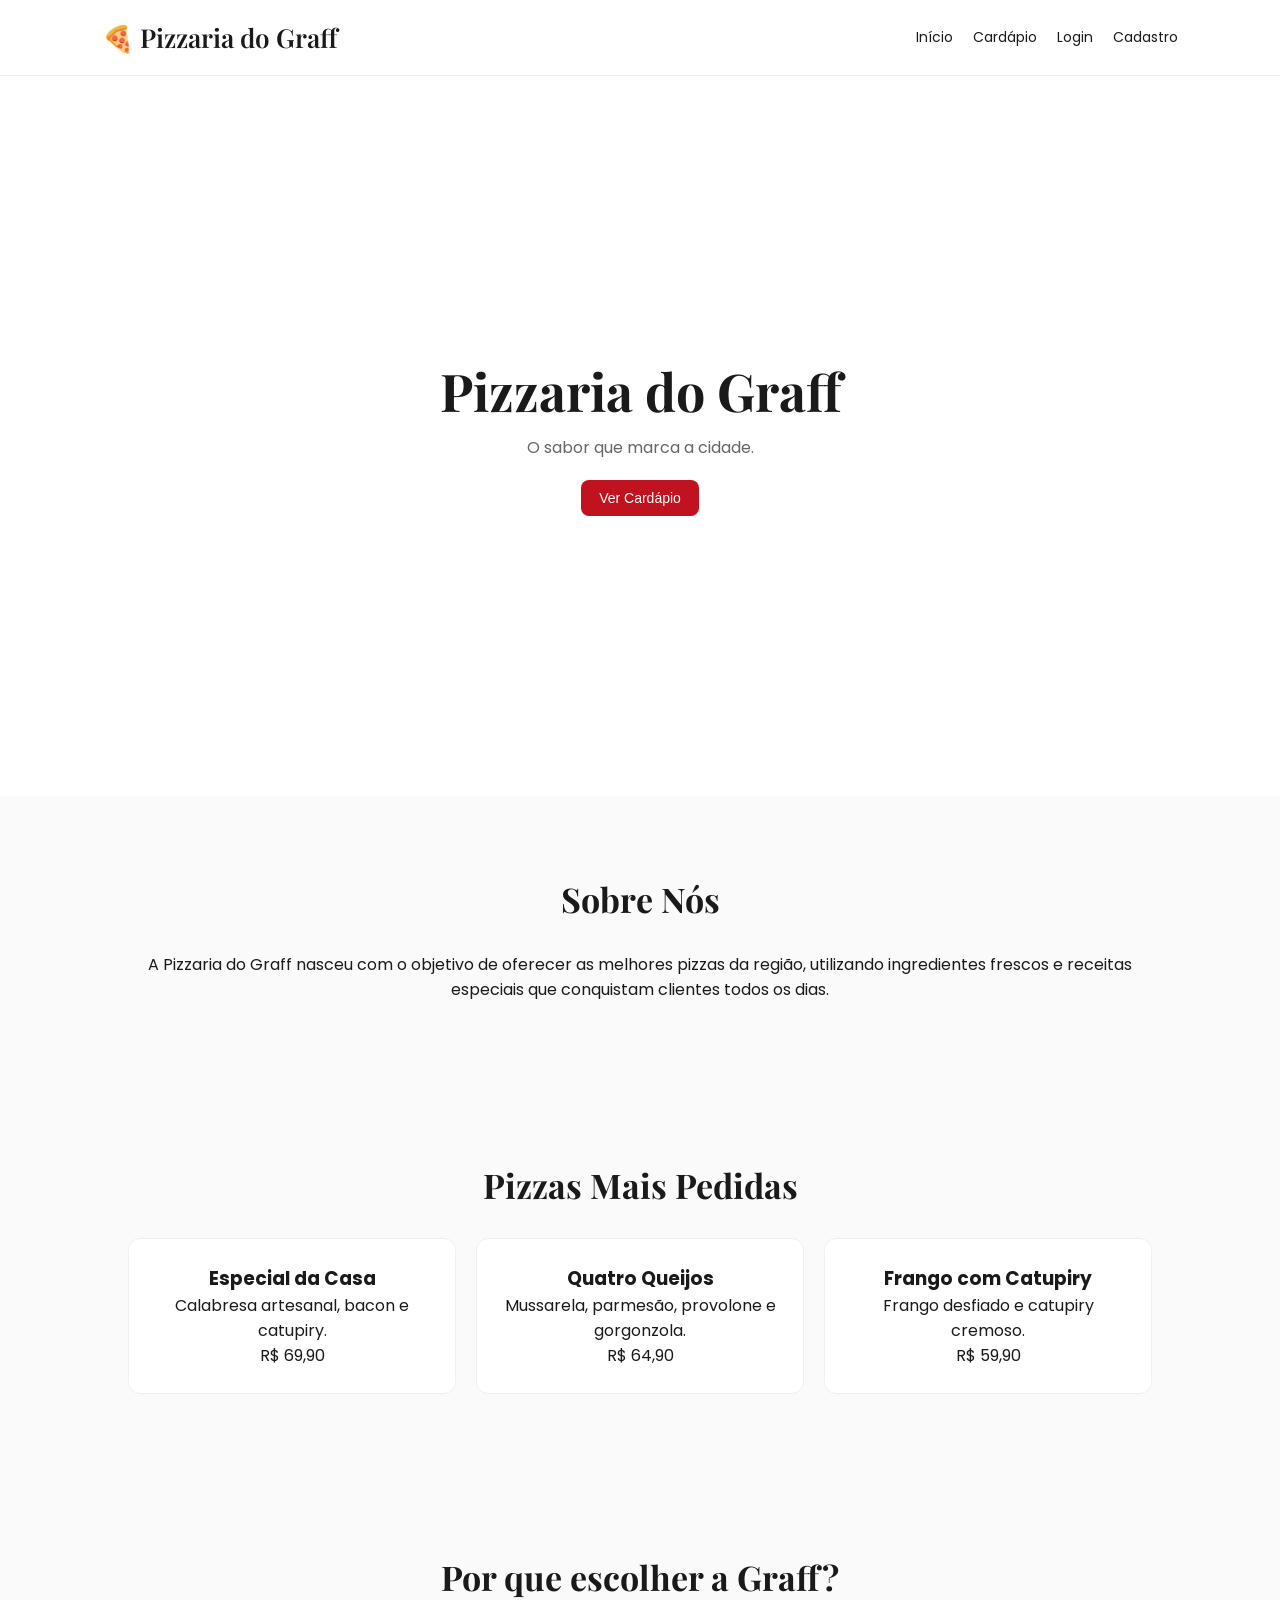
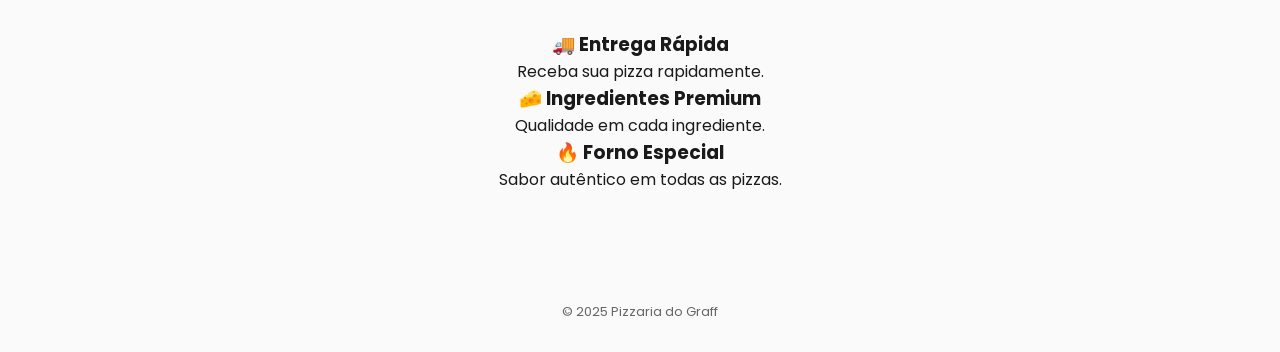
<file: index.html>
<!DOCTYPE html>
<html lang="pt-BR">
<head>
<meta charset="UTF-8">
<meta name="viewport" content="width=device-width, initial-scale=1.0">

<title>Pizzaria do Graff</title>

<link rel="stylesheet" href="css/global.css">
<link rel="stylesheet" href="css/home.css">

<link rel="preconnect" href="https://fonts.googleapis.com">
<link href="https://fonts.googleapis.com/css2?family=Poppins:wght@300;400;500;600;700&display=swap" rel="stylesheet">

<link rel="preconnect" href="https://fonts.googleapis.com">
<link rel="preconnect" href="https://fonts.gstatic.com" crossorigin>

<link href="https://fonts.googleapis.com/css2?family=Playfair+Display:wght@500;600;700&family=Poppins:wght@300;400;500;600&display=swap" rel="stylesheet">

</head>
<body>

<header>

<div class="logo">
🍕 Pizzaria do Graff
</div>

<nav>

<a href="index.html">Início</a>

<a href="cardapio.html">Cardápio</a>

<a href="login.html">Login</a>

<a href="cadastro.html">Cadastro</a>

</nav>

</header>

<section class="hero">

<div class="overlay">

<h1>Pizzaria do Graff</h1>

<p>
O sabor que marca a cidade.
</p>

<a href="cardapio.html">
<button>
Ver Cardápio
</button>
</a>

</div>

</section>

<section class="sobre">

<h2>Sobre Nós</h2>

<p>

A Pizzaria do Graff nasceu com o objetivo de oferecer
as melhores pizzas da região, utilizando ingredientes
frescos e receitas especiais que conquistam clientes
todos os dias.

</p>

</section>

<section class="destaques">

<h2>Pizzas Mais Pedidas</h2>

<div class="cards">

<div class="card">

<h3>Especial da Casa</h3>

<p>
Calabresa artesanal, bacon e catupiry.
</p>

<span>R$ 69,90</span>

</div>

<div class="card">

<h3>Quatro Queijos</h3>

<p>
Mussarela, parmesão, provolone e gorgonzola.
</p>

<span>R$ 64,90</span>

</div>

<div class="card">

<h3>Frango com Catupiry</h3>

<p>
Frango desfiado e catupiry cremoso.
</p>

<span>R$ 59,90</span>

</div>

</div>

</section>

<section class="beneficios">

<h2>Por que escolher a Graff?</h2>

<div class="beneficios-grid">

<div>

<h3>🚚 Entrega Rápida</h3>

<p>Receba sua pizza rapidamente.</p>

</div>

<div>

<h3>🧀 Ingredientes Premium</h3>

<p>Qualidade em cada ingrediente.</p>

</div>

<div>

<h3>🔥 Forno Especial</h3>

<p>Sabor autêntico em todas as pizzas.</p>

</div>

</div>

</section>

<footer>

<p>
© 2025 Pizzaria do Graff
</p>

</footer>

<script src="js/main.js"></script>

</body>
</html>
</file>
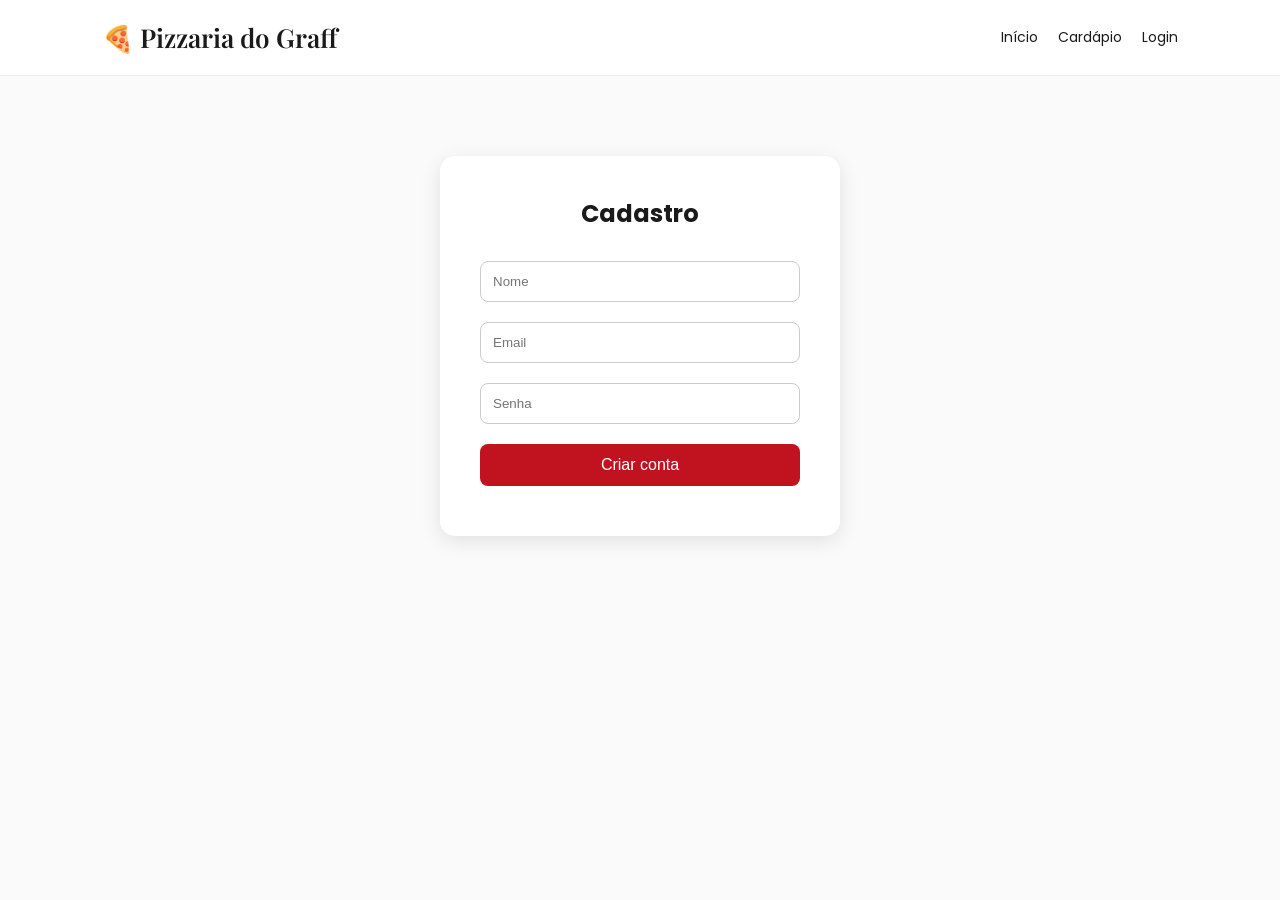
<file: cadastro.html>
<!DOCTYPE html>
<html lang="pt-BR">
<head>
<meta charset="UTF-8">
<meta name="viewport" content="width=device-width, initial-scale=1.0">

<title>Cadastro - Pizzaria do Graff</title>

<link rel="stylesheet" href="css/global.css">
<link rel="stylesheet" href="css/auth.css">

<link rel="preconnect" href="https://fonts.googleapis.com">
<link rel="preconnect" href="https://fonts.gstatic.com" crossorigin>

<link href="https://fonts.googleapis.com/css2?family=Playfair+Display:wght@500;600;700&family=Poppins:wght@300;400;500;600&display=swap" rel="stylesheet">

</head>
<body>

<header>
<div class="logo">🍕 Pizzaria do Graff</div>

<nav>
<a href="index.html">Início</a>
<a href="cardapio.html">Cardápio</a>
<a href="login.html">Login</a>
</nav>
</header>

<section class="auth">

<h2>Cadastro</h2>

<input type="text" id="nome" placeholder="Nome">
<input type="email" id="email" placeholder="Email">
<input type="password" id="senha" placeholder="Senha">

<button onclick="registrar()">Criar conta</button>

<p id="cadMsg"></p>

</section>

<script src="js/auth.js"></script>

</body>
</html>
</file>
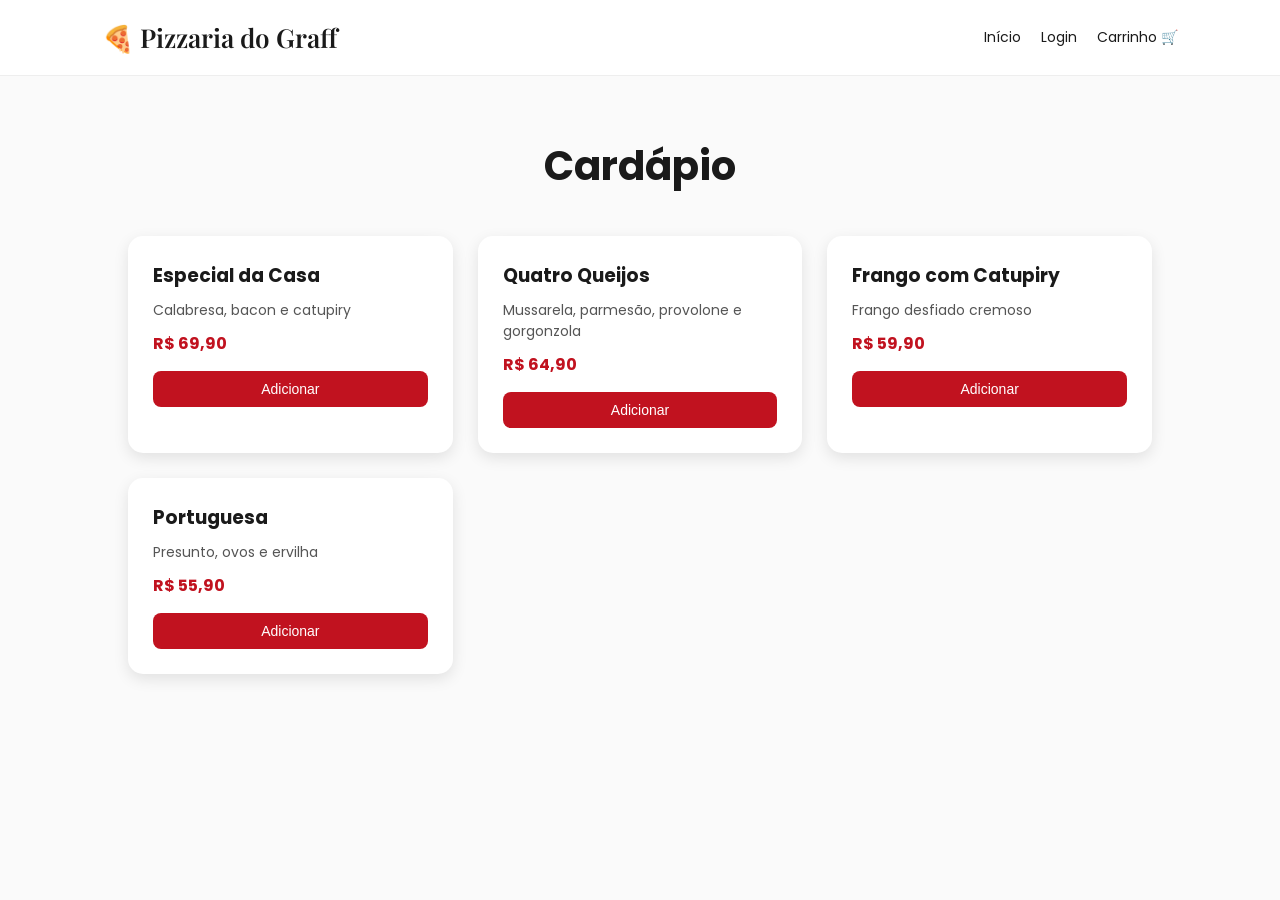
<file: cardapio.html>
<!DOCTYPE html>
<html lang="pt-BR">
<head>
<meta charset="UTF-8">
<meta name="viewport" content="width=device-width, initial-scale=1.0">

<title>Cardápio - Pizzaria do Graff</title>

<link rel="stylesheet" href="css/global.css">
<link rel="stylesheet" href="css/cardapio.css">

<link rel="preconnect" href="https://fonts.googleapis.com">
<link rel="preconnect" href="https://fonts.gstatic.com" crossorigin>

<link href="https://fonts.googleapis.com/css2?family=Playfair+Display:wght@500;600;700&family=Poppins:wght@300;400;500;600&display=swap" rel="stylesheet">

</head>
<body>

<header>
<div class="logo">🍕 Pizzaria do Graff</div>

<nav>
<a href="index.html">Início</a>
<a href="login.html">Login</a>
<a href="carrinho.html">Carrinho 🛒</a>
</nav>
</header>

<section class="menu">

<h2>Cardápio</h2>

<div class="grid">

<div class="item">
<h3>Especial da Casa</h3>
<p>Calabresa, bacon e catupiry</p>
<span>R$ 69,90</span>
<button onclick="add('Especial da Casa', 69.90)">Adicionar</button>
</div>

<div class="item">
<h3>Quatro Queijos</h3>
<p>Mussarela, parmesão, provolone e gorgonzola</p>
<span>R$ 64,90</span>
<button onclick="add('Quatro Queijos', 64.90)">Adicionar</button>
</div>

<div class="item">
<h3>Frango com Catupiry</h3>
<p>Frango desfiado cremoso</p>
<span>R$ 59,90</span>
<button onclick="add('Frango Catupiry', 59.90)">Adicionar</button>
</div>

<div class="item">
<h3>Portuguesa</h3>
<p>Presunto, ovos e ervilha</p>
<span>R$ 55,90</span>
<button onclick="add('Portuguesa', 55.90)">Adicionar</button>
</div>

</div>

</section>

<script src="js/carrinho.js"></script>

</body>
</html>
</file>
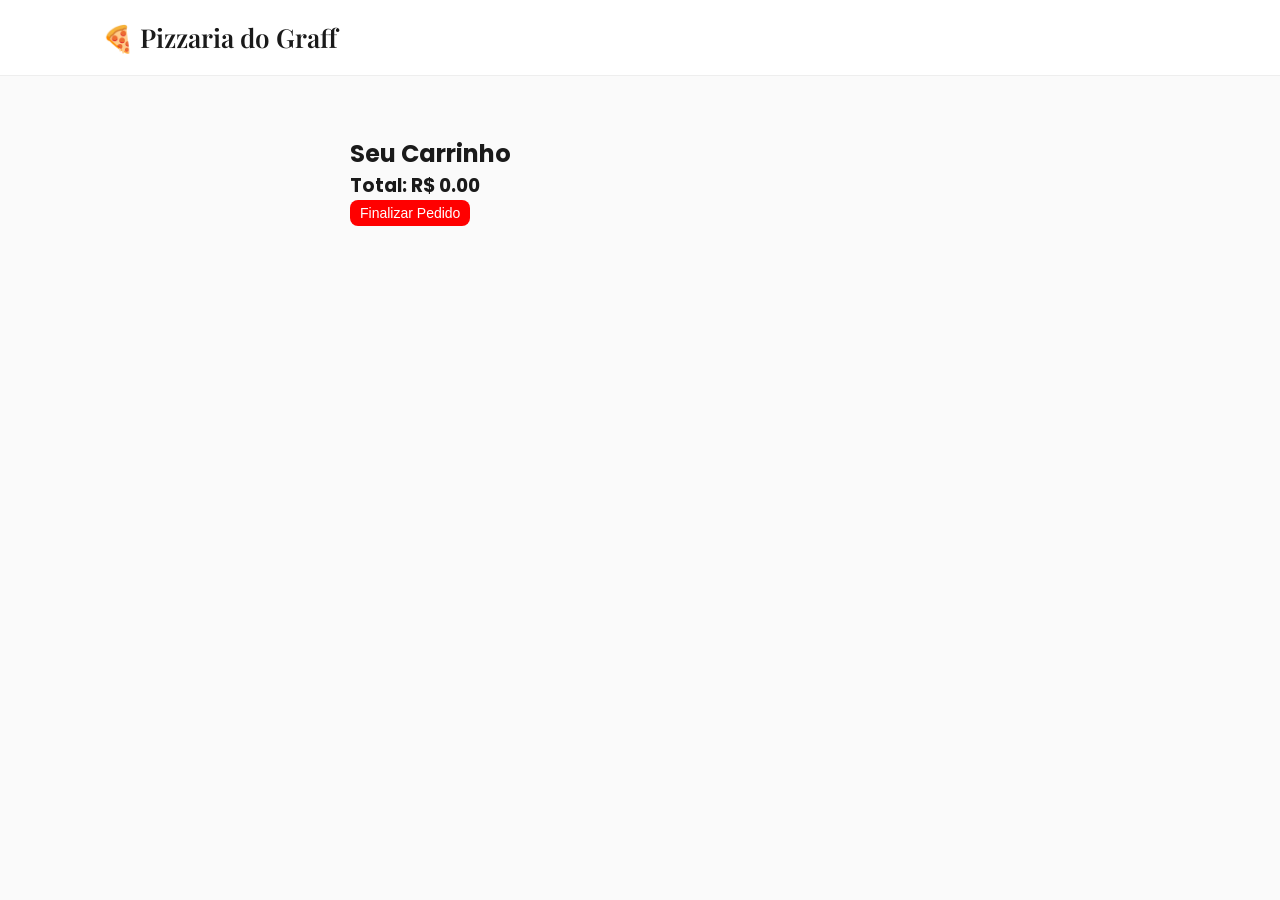
<file: carrinho.html>
<!DOCTYPE html>
<html lang="pt-BR">
<head>
<meta charset="UTF-8">
<meta name="viewport" content="width=device-width, initial-scale=1.0">

<title>Carrinho - Pizzaria do Graff</title>

<link rel="stylesheet" href="css/global.css">

<style>
.carrinho{
padding:60px;
max-width:700px;
margin:auto;
}

li{
background:white;
margin:10px 0;
padding:15px;
display:flex;
justify-content:space-between;
border-radius:10px;
}

button{
background:red;
color:white;
border:none;
padding:5px 10px;
}
</style>

<link rel="preconnect" href="https://fonts.googleapis.com">
<link rel="preconnect" href="https://fonts.gstatic.com" crossorigin>

<link href="https://fonts.googleapis.com/css2?family=Playfair+Display:wght@500;600;700&family=Poppins:wght@300;400;500;600&display=swap" rel="stylesheet">

</head>
<body>

<header>
<div class="logo">🍕 Pizzaria do Graff</div>
</header>

<section class="carrinho">

<h2>Seu Carrinho</h2>

<ul id="lista"></ul>

<h3>Total: R$ <span id="total">0</span></h3>

<button onclick="finalizar()">Finalizar Pedido</button>

</section>

<script src="js/carrinho.js"></script>

</body>
</html>
</file>
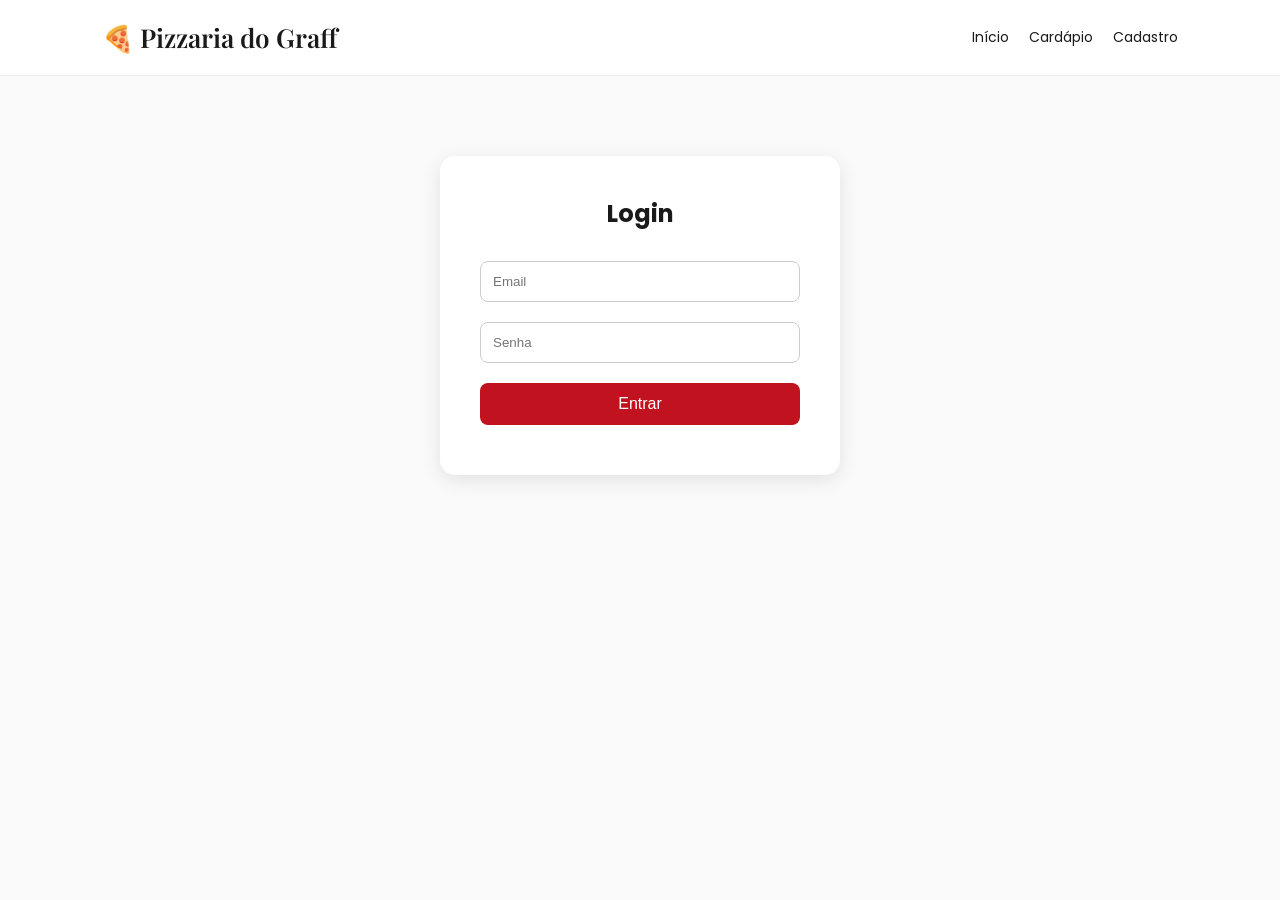
<file: login.html>
<!DOCTYPE html>
<html lang="pt-BR">
<head>
<meta charset="UTF-8">
<meta name="viewport" content="width=device-width, initial-scale=1.0">

<title>Login - Pizzaria do Graff</title>

<link rel="stylesheet" href="css/global.css">
<link rel="stylesheet" href="css/auth.css">

<link rel="preconnect" href="https://fonts.googleapis.com">
<link rel="preconnect" href="https://fonts.gstatic.com" crossorigin>

<link href="https://fonts.googleapis.com/css2?family=Playfair+Display:wght@500;600;700&family=Poppins:wght@300;400;500;600&display=swap" rel="stylesheet">

</head>
<body>

<header>
<div class="logo">🍕 Pizzaria do Graff</div>

<nav>
<a href="index.html">Início</a>
<a href="cardapio.html">Cardápio</a>
<a href="cadastro.html">Cadastro</a>
</nav>
</header>

<section class="auth">

<h2>Login</h2>

<input type="email" id="loginEmail" placeholder="Email">
<input type="password" id="loginPassword" placeholder="Senha">

<button onclick="login()">Entrar</button>

<p id="loginMsg"></p>

</section>

<script src="js/auth.js"></script>

</body>
</html>
</file>
<file: css/global.css>
*{
    margin:0;
    padding:0;
    box-sizing:border-box;
    }
    
    :root{
    --bg:#fafafa;
    --card:#ffffff;
    --text:#1a1a1a;
    --muted:#666;
    --primary:#c1121f;
    }
    
    body{
    font-family:'Poppins', sans-serif;
    background:var(--bg);
    color:var(--text);
    }
    
    /* HEADER */
    header{
    display:flex;
    justify-content:space-between;
    align-items:center;
    padding:20px 8%;
    background:white;
    border-bottom:1px solid #eee;
    }
    
    .logo{
    font-family:'Playfair Display', serif;
    font-size:26px;
    font-weight:600;
    }
    
    nav{
    display:flex;
    gap:20px;
    }
    
    nav a{
    text-decoration:none;
    color:var(--text);
    font-size:14px;
    transition:.2s;
    }
    
    nav a:hover{
    color:var(--primary);
    }
    
    /* BOTÕES */
    button{
    border:none;
    padding:10px 18px;
    border-radius:8px;
    background:var(--primary);
    color:white;
    cursor:pointer;
    font-size:14px;
    transition:.2s;
    }
    
    button:hover{
    opacity:.85;
    }
    
    /* FOOTER */
    footer{
    text-align:center;
    padding:30px;
    font-size:13px;
    color:var(--muted);
    }
</file>
<file: css/home.css>
.hero{
    height:80vh;
    display:flex;
    justify-content:center;
    align-items:center;
    text-align:center;
    background:#fff;
    }
    
    .hero h1{
    font-family:'Playfair Display', serif;
    font-size:52px;
    margin-bottom:10px;
    }
    
    .hero p{
    color:#666;
    margin-bottom:20px;
    }
    
    /* SEÇÕES */
    .sobre, .destaques, .beneficios{
    padding:80px 10%;
    text-align:center;
    }
    
    h2{
    font-family:'Playfair Display', serif;
    font-size:34px;
    margin-bottom:30px;
    }
    
    /* CARDS */
    .cards{
    display:grid;
    grid-template-columns:repeat(auto-fit,minmax(220px,1fr));
    gap:20px;
    }
    
    .card{
    background:white;
    padding:25px;
    border:1px solid #eee;
    border-radius:12px;
    transition:.2s;
    }
    
    .card:hover{
    transform:translateY(-5px);
    }
</file>
<file: css/auth.css>
.auth{
    max-width:400px;
    margin:80px auto;
    background:white;
    padding:40px;
    border-radius:15px;
    box-shadow:0 5px 20px rgba(0,0,0,0.1);
    text-align:center;
    }
    
    .auth h2{
    margin-bottom:20px;
    }
    
    .auth input{
    width:100%;
    padding:12px;
    margin:10px 0;
    border:1px solid #ccc;
    border-radius:8px;
    }
    
    .auth button{
    width:100%;
    padding:12px;
    border:none;
    border-radius:8px;
    background:#c1121f;
    color:white;
    font-size:16px;
    margin-top:10px;
    }
    
    .auth p{
    margin-top:10px;
    }
</file>
<file: css/cardapio.css>
.menu{
    padding:60px 10%;
    text-align:center;
    }
    
    .menu h2{
    margin-bottom:40px;
    font-size:40px;
    }
    
    .grid{
    display:grid;
    grid-template-columns:repeat(auto-fit,minmax(250px,1fr));
    gap:25px;
    }
    
    .item{
    background:white;
    padding:25px;
    border-radius:15px;
    box-shadow:0 5px 15px rgba(0,0,0,0.1);
    text-align:left;
    }
    
    .item h3{
    margin-bottom:10px;
    }
    
    .item p{
    font-size:14px;
    margin-bottom:10px;
    color:#555;
    }
    
    .item span{
    display:block;
    font-weight:bold;
    color:#c1121f;
    margin-bottom:15px;
    }
    
    .item button{
    padding:10px;
    width:100%;
    border:none;
    background:#c1121f;
    color:white;
    border-radius:8px;
    }
</file>
